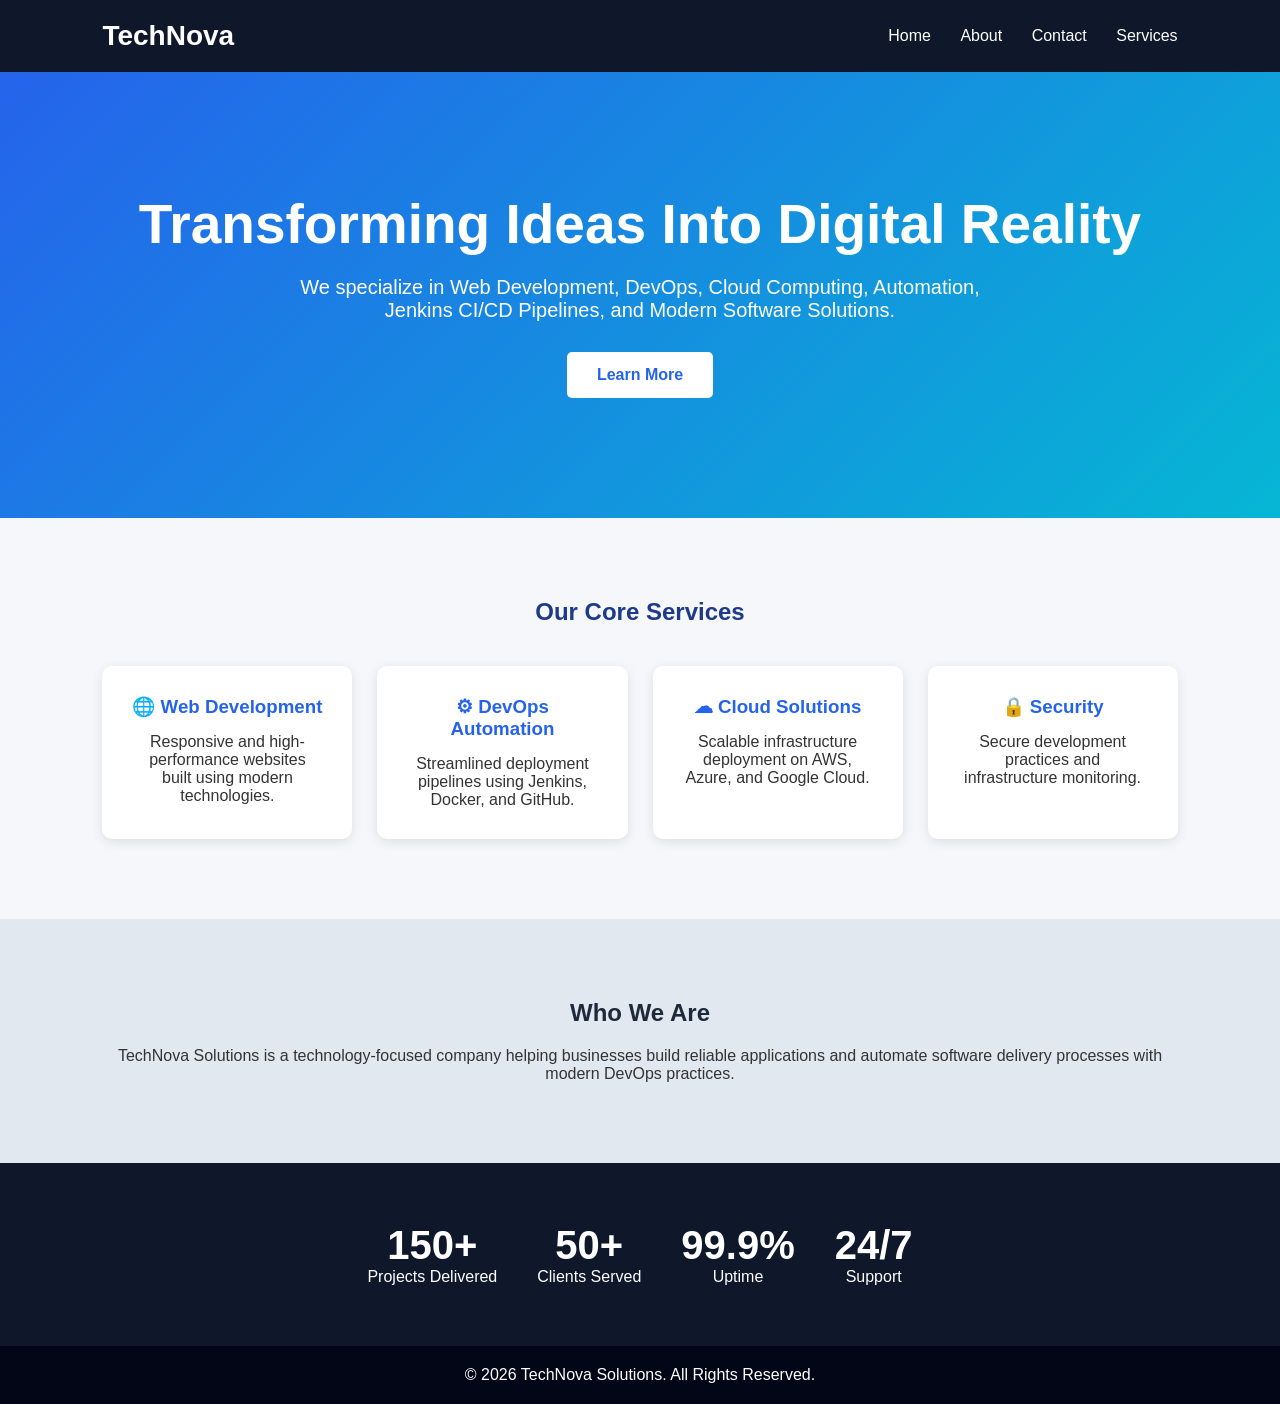
<file: index.html>
<!DOCTYPE html>
<html lang="en">
<head>
    <meta charset="UTF-8">
    <meta name="viewport" content="width=device-width, initial-scale=1.0">
    <title>TechNova Solutions | Home</title>

    <style>
        * {
            margin: 0;
            padding: 0;
            box-sizing: border-box;
            font-family: 'Segoe UI', sans-serif;
        }

        body {
            background-color: #f5f7fa;
            color: #333;
        }

        header {
            background: #0f172a;
            padding: 20px 8%;
        }

        .navbar {
            display: flex;
            justify-content: space-between;
            align-items: center;
        }

        .logo {
            color: white;
            font-size: 28px;
            font-weight: bold;
        }

        nav a {
            color: white;
            text-decoration: none;
            margin-left: 25px;
            font-size: 16px;
        }

        nav a:hover {
            color: #38bdf8;
        }

        .hero {
            background: linear-gradient(135deg, #2563eb, #06b6d4);
            color: white;
            text-align: center;
            padding: 120px 20px;
        }

        .hero h1 {
            font-size: 55px;
            margin-bottom: 20px;
        }

        .hero p {
            font-size: 20px;
            max-width: 700px;
            margin: auto;
        }

        .btn {
            display: inline-block;
            margin-top: 30px;
            padding: 14px 30px;
            background: white;
            color: #2563eb;
            text-decoration: none;
            border-radius: 5px;
            font-weight: bold;
        }

        .features {
            padding: 80px 8%;
            text-align: center;
        }

        .features h2 {
            margin-bottom: 40px;
            color: #1e3a8a;
        }

        .feature-container {
            display: grid;
            grid-template-columns: repeat(auto-fit, minmax(250px, 1fr));
            gap: 25px;
        }

        .card {
            background: white;
            padding: 30px;
            border-radius: 10px;
            box-shadow: 0 3px 12px rgba(0,0,0,0.1);
            transition: 0.3s;
        }

        .card:hover {
            transform: translateY(-8px);
        }

        .card h3 {
            margin-bottom: 15px;
            color: #2563eb;
        }

        .about-preview {
            background: #e2e8f0;
            text-align: center;
            padding: 80px 8%;
        }

        .about-preview h2 {
            margin-bottom: 20px;
            color: #1e293b;
        }

        .stats {
            display: flex;
            justify-content: center;
            flex-wrap: wrap;
            gap: 40px;
            padding: 60px 8%;
            background: #0f172a;
            color: white;
            text-align: center;
        }

        .stat h3 {
            font-size: 40px;
        }

        footer {
            background: #020617;
            color: white;
            text-align: center;
            padding: 20px;
        }
    </style>
</head>

<body>

    <header>
        <div class="navbar">
            <div class="logo">TechNova</div>

            <nav>
                <a href="index.html">Home</a>
                <a href="about.html">About</a>
                <a href="contact.html">Contact</a>
                <a href="#">Services</a>
            </nav>
        </div>
    </header>

    <section class="hero">
        <h1>Transforming Ideas Into Digital Reality</h1>

        <p>
            We specialize in Web Development, DevOps, Cloud Computing,
            Automation, Jenkins CI/CD Pipelines, and Modern Software Solutions.
        </p>

        <a href="about.html" class="btn">Learn More</a>
    </section>

    <section class="features">
        <h2>Our Core Services</h2>

        <div class="feature-container">

            <div class="card">
                <h3>🌐 Web Development</h3>
                <p>
                    Responsive and high-performance websites built using modern technologies.
                </p>
            </div>

            <div class="card">
                <h3>⚙ DevOps Automation</h3>
                <p>
                    Streamlined deployment pipelines using Jenkins, Docker, and GitHub.
                </p>
            </div>

            <div class="card">
                <h3>☁ Cloud Solutions</h3>
                <p>
                    Scalable infrastructure deployment on AWS, Azure, and Google Cloud.
                </p>
            </div>

            <div class="card">
                <h3>🔒 Security</h3>
                <p>
                    Secure development practices and infrastructure monitoring.
                </p>
            </div>

        </div>
    </section>

    <section class="about-preview">
        <h2>Who We Are</h2>

        <p>
            TechNova Solutions is a technology-focused company helping
            businesses build reliable applications and automate software
            delivery processes with modern DevOps practices.
        </p>
    </section>

    <section class="stats">

        <div class="stat">
            <h3>150+</h3>
            <p>Projects Delivered</p>
        </div>

        <div class="stat">
            <h3>50+</h3>
            <p>Clients Served</p>
        </div>

        <div class="stat">
            <h3>99.9%</h3>
            <p>Uptime</p>
        </div>

        <div class="stat">
            <h3>24/7</h3>
            <p>Support</p>
        </div>

    </section>

    <footer>
        <p>&copy; 2026 TechNova Solutions. All Rights Reserved.</p>
    </footer>

</body>
</html>
</file>
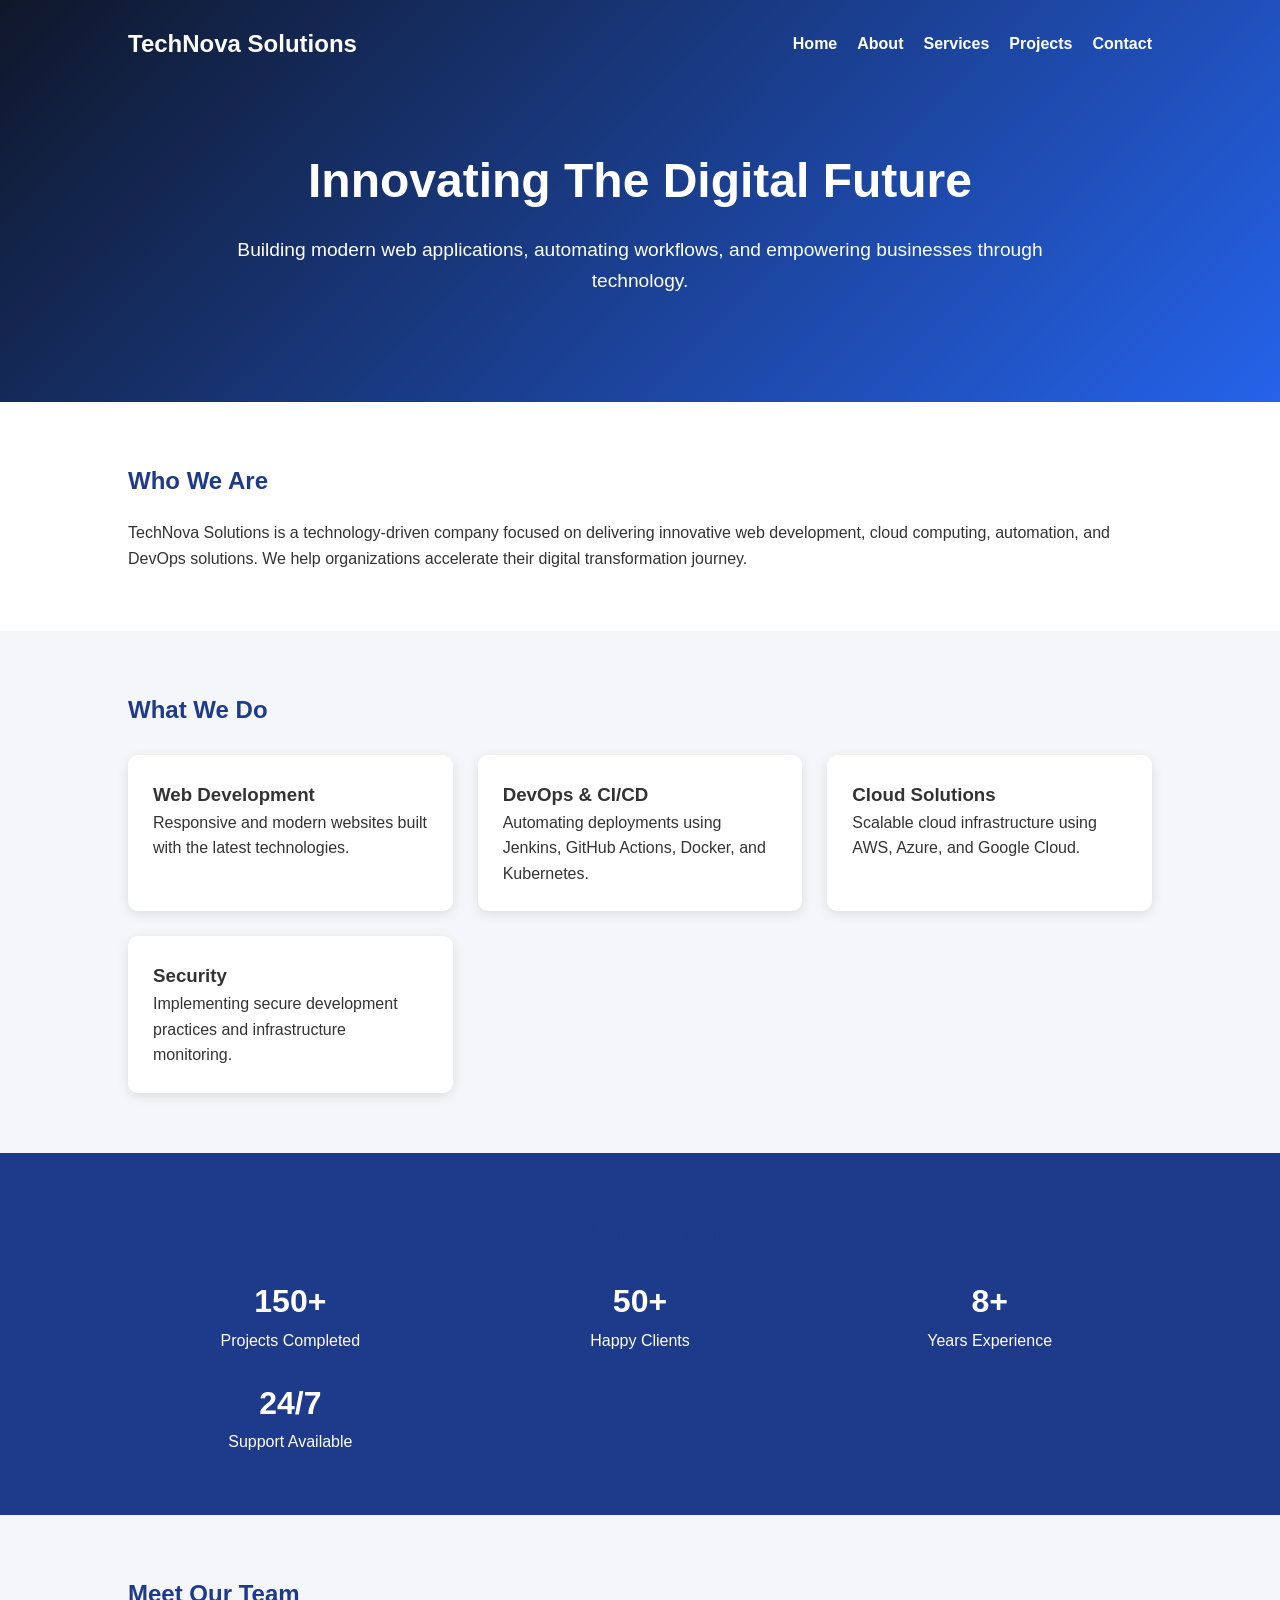
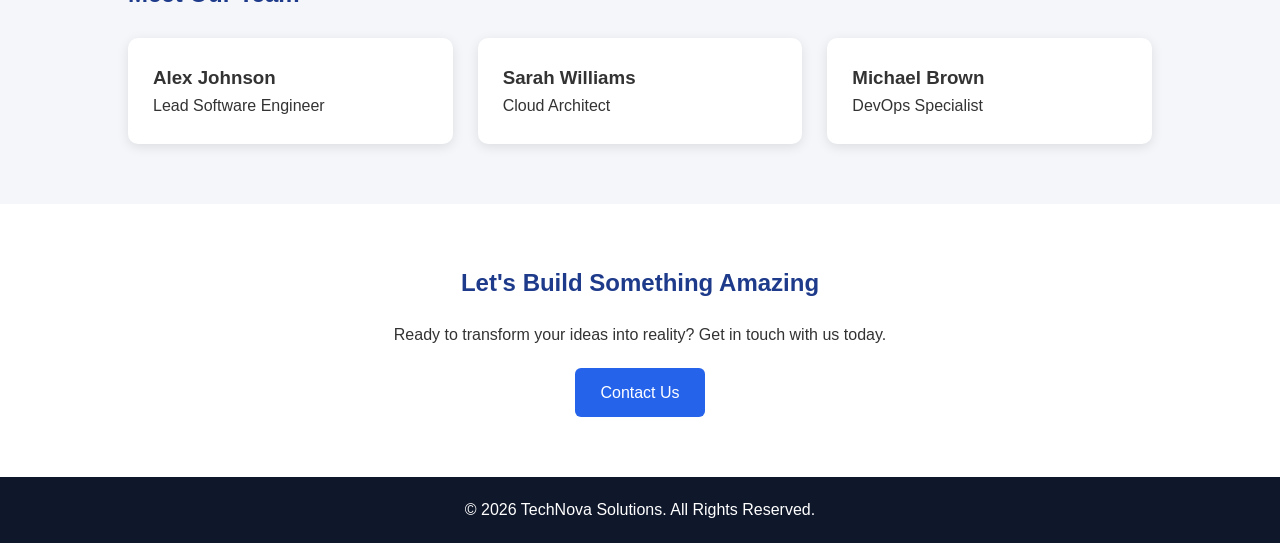
<file: about.html>
<!DOCTYPE html>
<html lang="en">
<!DOCTYPE html>
<html lang="en">
<head>
    <meta charset="UTF-8">
    <meta name="viewport" content="width=device-width, initial-scale=1.0">
    <title>TechNova Solutions | About Us</title>

    <style>
        * {
            margin: 0;
            padding: 0;
            box-sizing: border-box;
            font-family: Arial, sans-serif;
        }

        body {
            background-color: #f4f6f9;
            color: #333;
            line-height: 1.6;
        }

        header {
            background: linear-gradient(135deg, #0f172a, #2563eb);
            color: white;
            padding: 25px 10%;
        }

        nav {
            display: flex;
            justify-content: space-between;
            align-items: center;
        }

        nav ul {
            display: flex;
            list-style: none;
            gap: 20px;
        }

        nav a {
            color: white;
            text-decoration: none;
            font-weight: bold;
        }

        .hero {
            text-align: center;
            padding: 80px 10%;
            color: white;
        }

        .hero h1 {
            font-size: 3rem;
            margin-bottom: 15px;
        }

        .hero p {
            font-size: 1.2rem;
        }

        section {
            padding: 60px 10%;
        }

        .about {
            background: white;
        }

        .about h2,
        .services h2,
        .team h2,
        .stats h2,
        .contact h2 {
            margin-bottom: 20px;
            color: #1e3a8a;
        }

        .services-container,
        .team-container,
        .stats-container {
            display: grid;
            grid-template-columns: repeat(auto-fit, minmax(250px, 1fr));
            gap: 25px;
            margin-top: 25px;
        }

        .card {
            background: white;
            padding: 25px;
            border-radius: 10px;
            box-shadow: 0 3px 12px rgba(0,0,0,0.1);
            transition: 0.3s;
        }

        .card:hover {
            transform: translateY(-5px);
        }

        .stats {
            background: #1e3a8a;
            color: white;
            text-align: center;
        }

        .stat-box h3 {
            font-size: 2rem;
        }

        .contact {
            text-align: center;
            background: white;
        }

        .btn {
            display: inline-block;
            margin-top: 20px;
            background: #2563eb;
            color: white;
            padding: 12px 25px;
            text-decoration: none;
            border-radius: 6px;
        }

        footer {
            background: #0f172a;
            color: white;
            text-align: center;
            padding: 20px;
        }
    </style>
</head>

<body>

    <header>
        <nav>
            <h2>TechNova Solutions</h2>

            <ul>
                <li><a href="index.html">Home</a></li>
                <li><a href="about.html">About</a></li>
                <li><a href="#">Services</a></li>
                <li><a href="#">Projects</a></li>
                <li><a href="#">Contact</a></li>
            </ul>
        </nav>

        <div class="hero">
            <h1>Innovating The Digital Future</h1>
            <p>
                Building modern web applications, automating workflows,
                and empowering businesses through technology.
            </p>
        </div>
    </header>

    <section class="about">
        <h2>Who We Are</h2>
        <p>
            TechNova Solutions is a technology-driven company focused on
            delivering innovative web development, cloud computing,
            automation, and DevOps solutions. We help organizations
            accelerate their digital transformation journey.
        </p>
    </section>

    <section class="services">
        <h2>What We Do</h2>

        <div class="services-container">
            <div class="card">
                <h3>Web Development</h3>
                <p>
                    Responsive and modern websites built with the latest
                    technologies.
                </p>
            </div>

            <div class="card">
                <h3>DevOps & CI/CD</h3>
                <p>
                    Automating deployments using Jenkins, GitHub Actions,
                    Docker, and Kubernetes.
                </p>
            </div>

            <div class="card">
                <h3>Cloud Solutions</h3>
                <p>
                    Scalable cloud infrastructure using AWS, Azure,
                    and Google Cloud.
                </p>
            </div>

            <div class="card">
                <h3>Security</h3>
                <p>
                    Implementing secure development practices and
                    infrastructure monitoring.
                </p>
            </div>
        </div>
    </section>

    <section class="stats">
        <h2>Our Achievements</h2>

        <div class="stats-container">
            <div class="stat-box">
                <h3>150+</h3>
                <p>Projects Completed</p>
            </div>

            <div class="stat-box">
                <h3>50+</h3>
                <p>Happy Clients</p>
            </div>

            <div class="stat-box">
                <h3>8+</h3>
                <p>Years Experience</p>
            </div>

            <div class="stat-box">
                <h3>24/7</h3>
                <p>Support Available</p>
            </div>
        </div>
    </section>

    <section class="team">
        <h2>Meet Our Team</h2>

        <div class="team-container">
            <div class="card">
                <h3>Alex Johnson</h3>
                <p>Lead Software Engineer</p>
            </div>

            <div class="card">
                <h3>Sarah Williams</h3>
                <p>Cloud Architect</p>
            </div>

            <div class="card">
                <h3>Michael Brown</h3>
                <p>DevOps Specialist</p>
            </div>
        </div>
    </section>

    <section class="contact">
        <h2>Let's Build Something Amazing</h2>

        <p>
            Ready to transform your ideas into reality? Get in touch with us today.
        </p>

        <a href="#" class="btn">Contact Us</a>
    </section>

    <footer>
        <p>&copy; 2026 TechNova Solutions. All Rights Reserved.</p>
    </footer>

</body>
</html>
</file>
